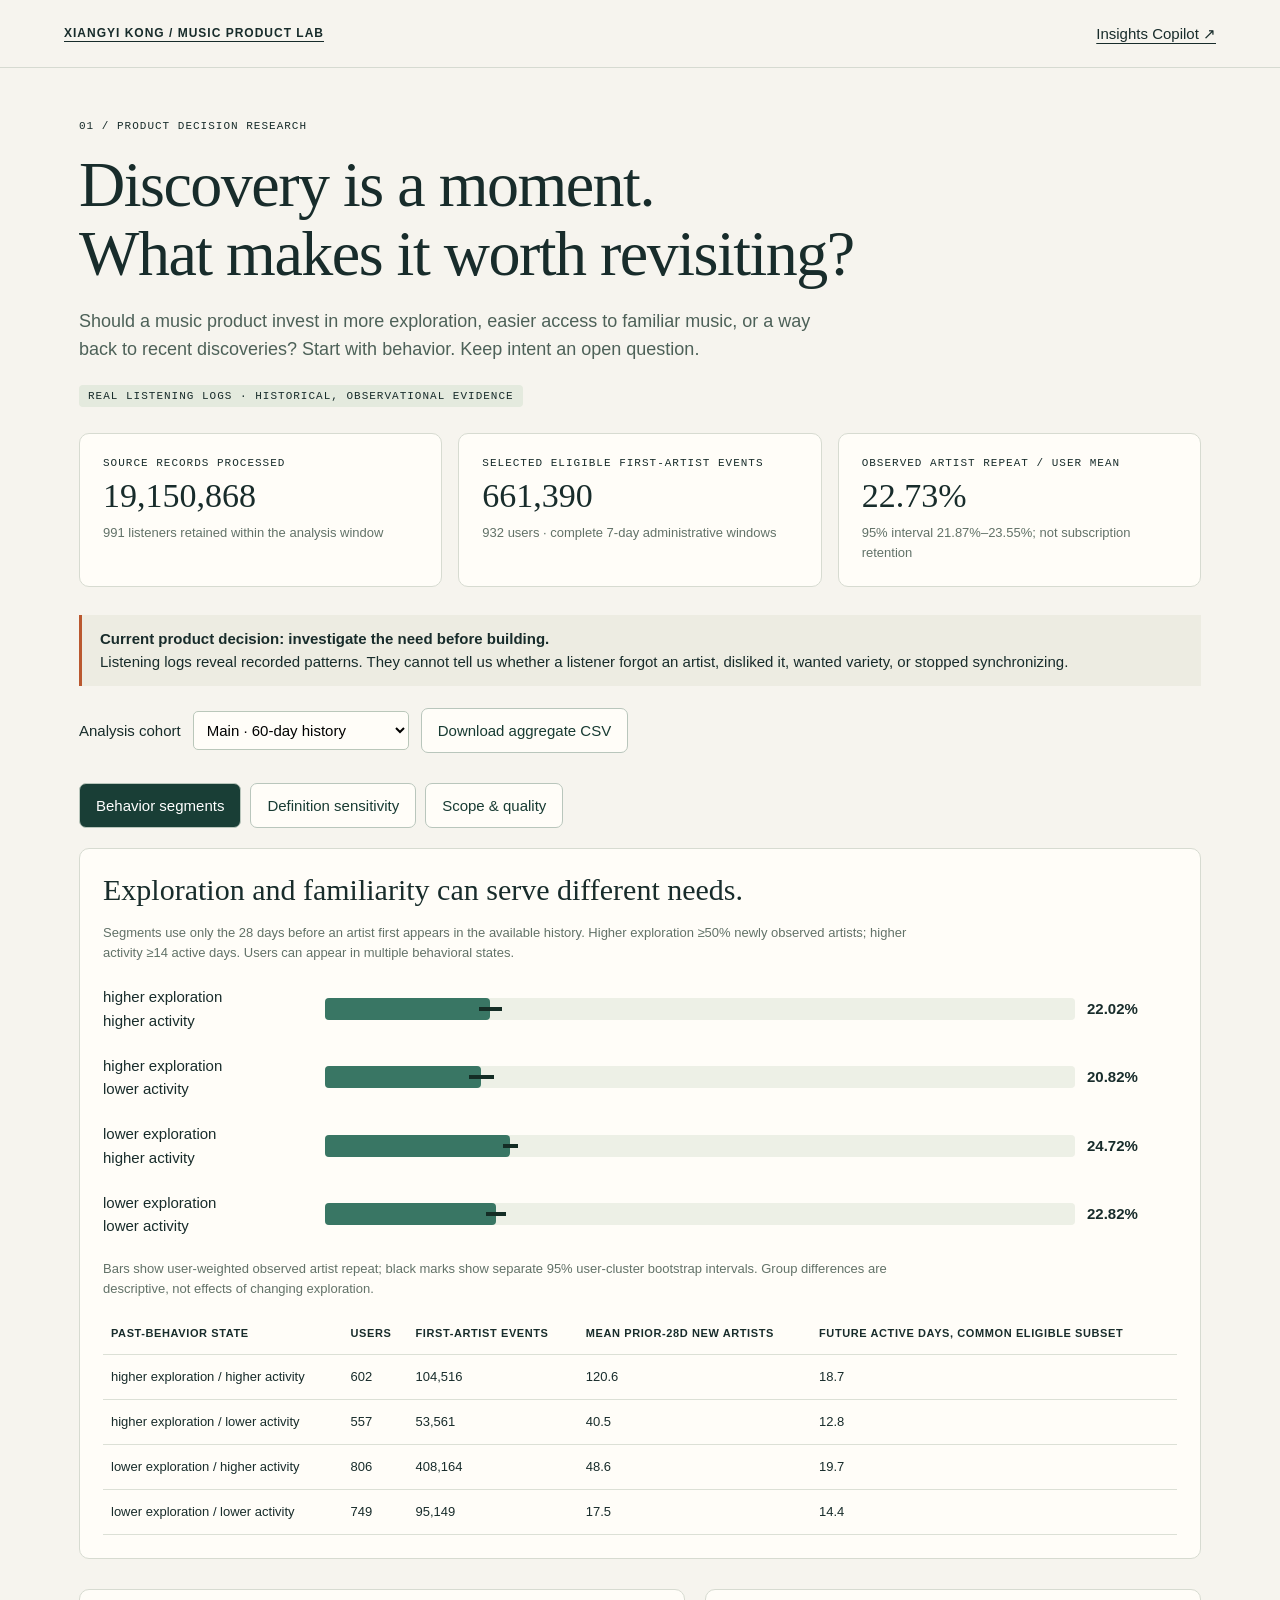
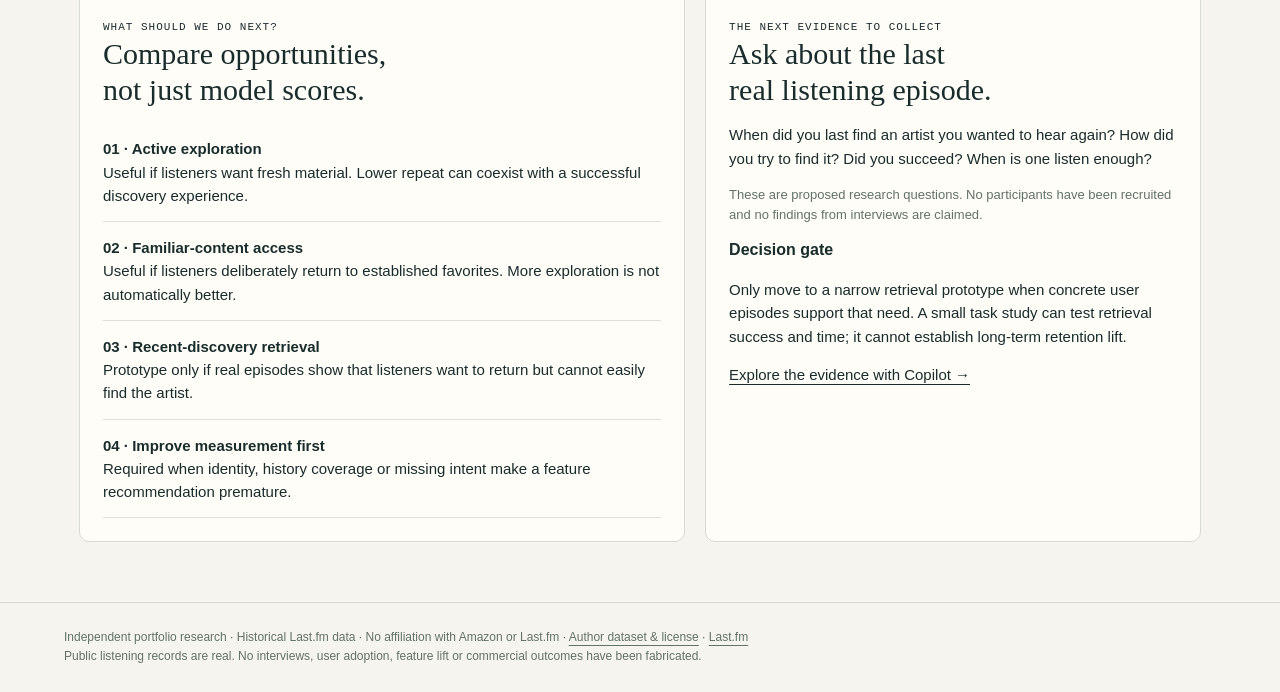
<file: site/index.html>
<!doctype html><html lang="en"><head><meta charset="utf-8"><meta name="viewport" content="width=device-width,initial-scale=1"><meta name="description" content="Real Last.fm evidence, product decisions and grounded music analytics"><title>Music Discovery / Product Evidence</title><link rel="stylesheet" href="style.css"></head><body><header><a class="brand" href="index.html">XIANGYI KONG / MUSIC PRODUCT LAB</a><nav><a href="copilot.html">Insights Copilot ↗</a></nav></header><main><span class="eyebrow">01 / Product decision research</span><h1>Discovery is a moment.<br>What makes it worth revisiting?</h1><p class="lede">Should a music product invest in more exploration, easier access to familiar music, or a way back to recent discoveries? Start with behavior. Keep intent an open question.</p><span class="tag">Real listening logs · Historical, observational evidence</span><div class="grid" id="kpis"></div><div class="note"><b>Current product decision: investigate the need before building.</b><br>Listening logs reveal recorded patterns. They cannot tell us whether a listener forgot an artist, disliked it, wanted variety, or stopped synchronizing.</div><div class="toolbar"><label for="version">Analysis cohort</label><select id="version"><option value="main60">Main · 60-day history</option><option value="wash90">90-day history</option><option value="reliable_id">Reliable artist IDs only</option><option value="common28">Common 28-day follow-up</option></select><button id="export">Download aggregate CSV</button></div><div class="tabs" role="tablist"><button class="active" data-view="segments">Behavior segments</button><button data-view="sensitivity">Definition sensitivity</button><button data-view="quality">Scope & quality</button></div><section class="panel" id="view"></section><section style="margin-top:30px" class="twocol"><article class="panel"><span class="eyebrow">What should we do next?</span><h2>Compare opportunities,<br>not just model scores.</h2><div class="option"><b>01 · Active exploration</b>Useful if listeners want fresh material. Lower repeat can coexist with a successful discovery experience.</div><div class="option"><b>02 · Familiar-content access</b>Useful if listeners deliberately return to established favorites. More exploration is not automatically better.</div><div class="option"><b>03 · Recent-discovery retrieval</b>Prototype only if real episodes show that listeners want to return but cannot easily find the artist.</div><div class="option"><b>04 · Improve measurement first</b>Required when identity, history coverage or missing intent make a feature recommendation premature.</div></article><article class="panel"><span class="eyebrow">The next evidence to collect</span><h2>Ask about the last<br>real listening episode.</h2><p>When did you last find an artist you wanted to hear again? How did you try to find it? Did you succeed? When is one listen enough?</p><p class="muted">These are proposed research questions. No participants have been recruited and no findings from interviews are claimed.</p><h3>Decision gate</h3><p>Only move to a narrow retrieval prototype when concrete user episodes support that need. A small task study can test retrieval success and time; it cannot establish long-term retention lift.</p><a href="copilot.html">Explore the evidence with Copilot →</a></article></section></main><footer>Independent portfolio research · Historical Last.fm data · No affiliation with Amazon or Last.fm · <a href="https://zenodo.org/records/6090214">Author dataset & license</a> · <a href="https://www.last.fm/">Last.fm</a><br>Public listening records are real. No interviews, user adoption, feature lift or commercial outcomes have been fabricated.</footer><script>let D,V;const $=s=>document.querySelector(s),pct=x=>(100*x).toFixed(2)+'%',num=x=>Number(x).toLocaleString('en-US');const labels={main60:'60-day main',wash90:'90-day history',reliable_id:'Reliable IDs',common28:'Common 28-day cohort'};let tab='segments';function render(){V=D.versions.find(x=>x.version==$('#version').value);const o=V.overall[0];$('#kpis').innerHTML=`<div class="card"><div class="eyebrow">Source records processed</div><div class="metric">${num(D.quality.raw_rows)}</div><div class="muted">${num(D.quality.users)} listeners retained within the analysis window</div></div><div class="card"><div class="eyebrow">Selected eligible first-artist events</div><div class="metric">${num(o.events)}</div><div class="muted">${num(o.users)} users · complete 7-day administrative windows</div></div><div class="card"><div class="eyebrow">Observed artist repeat / user mean</div><div class="metric">${pct(o.repeat7_user_mean)}</div><div class="muted">95% interval ${pct(o.ci_low)}–${pct(o.ci_high)}; not subscription retention</div></div>`;let html='';if(tab==='segments'){html='<h2>Exploration and familiarity can serve different needs.</h2><p class="muted">Segments use only the 28 days before an artist first appears in the available history. Higher exploration ≥50% newly observed artists; higher activity ≥14 active days. Users can appear in multiple behavioral states.</p>';for(const r of V.segments){html+=`<div class="barrow"><span>${r.exploration}<br>${r.activity}</span><div class="track"><div class="fill" style="width:${r.repeat7_user_mean*100}%"></div><div class="interval" style="left:${r.ci_low*100}%;width:${(r.ci_high-r.ci_low)*100}%"></div></div><b>${pct(r.repeat7_user_mean)}</b></div>`}html+='<p class="muted">Bars show user-weighted observed artist repeat; black marks show separate 95% user-cluster bootstrap intervals. Group differences are descriptive, not effects of changing exploration.</p><div class="scroll"><table><thead><tr><th>Past-behavior state</th><th>Users</th><th>First-artist events</th><th>Mean prior-28d new artists</th><th>Future active days, common eligible subset</th></tr></thead><tbody>'+V.segments.map(r=>`<tr><td>${r.exploration} / ${r.activity}</td><td>${num(r.users)}</td><td>${num(r.events)}</td><td>${r.mean_new_artists_per_anchor.toFixed(1)}</td><td>${r.mean_future_active28===null?'Not available':r.mean_future_active28.toFixed(1)}</td></tr>`).join('')+'</tbody></table></div>'}else if(tab==='sensitivity'){html='<h2>Does the definition change the story?</h2><p class="muted">Versions change the eligible population. These are different descriptive targets, not randomized comparisons. The reliable-ID version excludes artists with any name-only identity records.</p><div class="scroll"><table><thead><tr><th>Definition</th><th>Users</th><th>Events</th><th>User mean</th><th>95% interval</th><th>Event mean</th></tr></thead><tbody>'+D.versions.map(v=>{let r=v.overall[0];return `<tr><td>${labels[v.version]}</td><td>${num(r.users)}</td><td>${num(r.events)}</td><td>${pct(r.repeat7_user_mean)}</td><td>${pct(r.ci_low)}–${pct(r.ci_high)}</td><td>${pct(r.repeat7_event_mean)}</td></tr>`}).join('')+'</tbody></table></div><p>A larger new-artist denominator can mechanically reduce repeat proportion. Read ratios alongside activity, new-artist volume and repeated-artist counts. Do not optimize the ratio by suppressing discovery.</p>'}else{html='<h2>Know who is represented.</h2><div class="scroll"><table><tbody>'+[['Original parsed rows',D.quality.raw_rows],['Parser rejects',D.quality.parser_rejects],['Valid events',D.quality.valid_events],['Records outside conservative window',D.quality.outside_administrative_window],['Ambiguous missing-ID events excluded',D.quality.ambiguous_missing_id_excluded],['Artist-day rows',D.quality.artist_day_rows],['Eligible 7-day events',D.quality.eligible_events7],['Eligible 28-day events',D.quality.eligible_events28],['Start timestamp (UTC)',D.quality.raw_min_timestamp],['End timestamp (UTC)',D.quality.raw_max_timestamp],['Exclusive cutoff; final UTC day excluded',D.quality.exclusive_cutoff_utc]].map(([k,v])=>`<tr><td>${k}</td><td>${v}</td></tr>`).join('')+'</tbody></table></div><h3 style="margin-top:24px">Metric contract</h3><p>At least one record of the same artist on UTC days d+1 through d+7. Day d is excluded. First appearance uses all available user history; it does not prove a first-ever discovery. Main history requirement: 60 days, with observed activity in the prior 28 days. Compute each user’s repeat proportion, then average users equally.</p><p>Administration-window completeness does not establish continuous synchronization. Identical event candidates are retained because repeated plays are not automatically collection errors. Raw profiles and individual records are not published.</p><details><summary>Source checksum and reconciliation</summary><pre>'+JSON.stringify({source:D.source,reconciliation:D.reconciliation},null,2)+'</pre></details>'}$('#view').innerHTML=html}fetch('data.json?v=da549fae14a6').then(r=>r.json()).then(d=>{D=d;render()}).catch(()=>$('#view').textContent='Evidence could not load. Serve this directory over HTTP.');$('#version').onchange=render;document.querySelectorAll('[data-view]').forEach(b=>b.onclick=()=>{tab=b.dataset.view;document.querySelectorAll('[data-view]').forEach(x=>x.classList.toggle('active',x===b));render()});$('#export').onclick=()=>{const rows=V.segments,keys=Object.keys(rows[0]),csv=[keys.join(','),...rows.map(r=>keys.map(k=>JSON.stringify(r[k])).join(','))].join('\n');const a=document.createElement('a');a.href=URL.createObjectURL(new Blob([csv],{type:'text/csv'}));a.download='music-aggregate-'+V.version+'.csv';a.click();URL.revokeObjectURL(a.href)};</script></body></html>
</file>
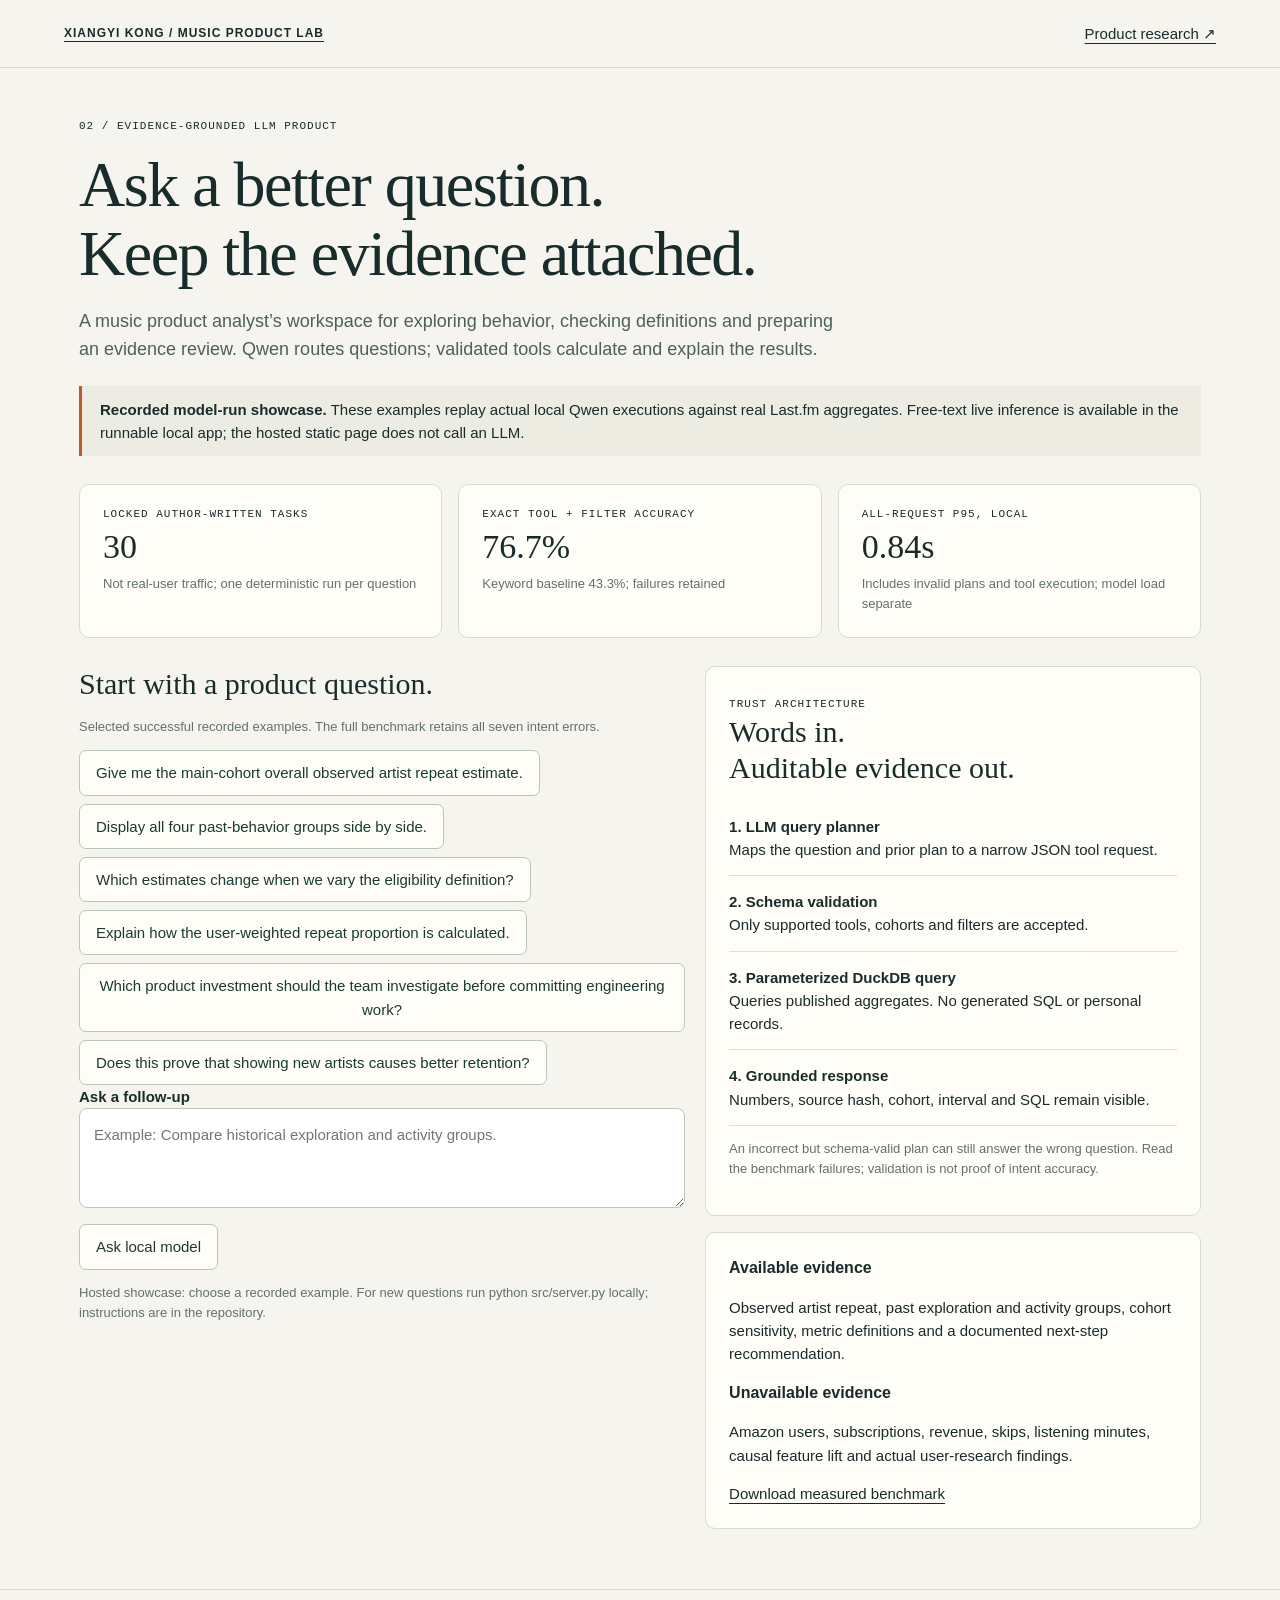
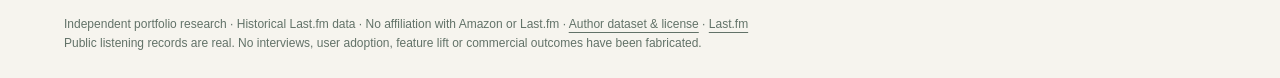
<file: site/copilot.html>
<!doctype html><html lang="en"><head><meta charset="utf-8"><meta name="viewport" content="width=device-width,initial-scale=1"><meta name="description" content="Real Last.fm evidence, product decisions and grounded music analytics"><title>Music Insights Copilot / Evidence Workspace</title><link rel="stylesheet" href="style.css"></head><body><header><a class="brand" href="index.html">XIANGYI KONG / MUSIC PRODUCT LAB</a><a href="index.html">Product research ↗</a></header><main><span class="eyebrow">02 / Evidence-grounded LLM product</span><h1>Ask a better question.<br>Keep the evidence attached.</h1><p class="lede">A music product analyst’s workspace for exploring behavior, checking definitions and preparing an evidence review. Qwen routes questions; validated tools calculate and explain the results.</p><div class="note" id="mode"><b>Recorded model-run showcase.</b> These examples replay actual local Qwen executions against real Last.fm aggregates. Free-text live inference is available in the runnable local app; the hosted static page does not call an LLM.</div><div class="grid" id="eval"></div><div class="twocol"><section><h2>Start with a product question.</h2><p class="muted">Selected successful recorded examples. The full benchmark retains all seven intent errors.</p><div class="suggestions" id="suggestions"></div><div id="chat" aria-live="polite"></div><form id="askform"><label for="question"><b>Ask a follow-up</b></label><textarea id="question" rows="3" placeholder="Example: Compare historical exploration and activity groups."></textarea><button style="margin-top:10px" type="submit" id="send">Ask local model</button><p class="muted" id="status"></p></form></section><aside><article class="panel"><span class="eyebrow">Trust architecture</span><h2>Words in.<br>Auditable evidence out.</h2><div class="option"><b>1. LLM query planner</b>Maps the question and prior plan to a narrow JSON tool request.</div><div class="option"><b>2. Schema validation</b>Only supported tools, cohorts and filters are accepted.</div><div class="option"><b>3. Parameterized DuckDB query</b>Queries published aggregates. No generated SQL or personal records.</div><div class="option"><b>4. Grounded response</b>Numbers, source hash, cohort, interval and SQL remain visible.</div><p class="muted">An incorrect but schema-valid plan can still answer the wrong question. Read the benchmark failures; validation is not proof of intent accuracy.</p></article><article class="panel" style="margin-top:16px"><h3>Available evidence</h3><p>Observed artist repeat, past exploration and activity groups, cohort sensitivity, metric definitions and a documented next-step recommendation.</p><h3>Unavailable evidence</h3><p>Amazon users, subscriptions, revenue, skips, listening minutes, causal feature lift and actual user-research findings.</p><a href="evaluation.json">Download measured benchmark</a></article></aside></div></main><footer>Independent portfolio research · Historical Last.fm data · No affiliation with Amazon or Last.fm · <a href="https://zenodo.org/records/6090214">Author dataset & license</a> · <a href="https://www.last.fm/">Last.fm</a><br>Public listening records are real. No interviews, user adoption, feature lift or commercial outcomes have been fabricated.</footer><script>const $=s=>document.querySelector(s),esc=s=>String(s).replace(/[&<>"']/g,c=>({'&':'&amp;','<':'&lt;','>':'&gt;','"':'&quot;',"'":'&#39;'}[c]));let runs=[],previous=null,live=false;function show(q,r,replayed=false){$('#chat').insertAdjacentHTML('beforeend',`<div class="question">${esc(q)}</div><div class="assistant"><div class="eyebrow">${replayed?'Recorded actual model run':(live?'Live local model':'Recorded actual model run')}</div><p class="answer">${esc(r.answer)}</p><p class="muted">${esc(r.limitations)}</p><details><summary>Plan, SQL and evidence</summary><pre>${esc(JSON.stringify({plan:r.plan,sql:r.sql,parameters:r.parameters,provenance:r.provenance},null,2))}</pre></details></div>`);previous=r.plan}fetch('runs.json?v=098221bf7341').then(r=>r.json()).then(d=>{runs=d;let chosen=['final-01','final-05','final-11','final-16','final-19','final-24'];for(let id of chosen){let r=d.find(x=>x.id===id);if(!r)continue;let b=document.createElement('button');b.textContent=r.question;b.onclick=()=>show(r.question,r.response,true);$('#suggestions').append(b)}});fetch('evaluation.json?v=4fc0ce950469').then(r=>r.json()).then(e=>{$('#eval').innerHTML=`<div class="card"><div class="eyebrow">Locked author-written tasks</div><div class="metric">${e.cases}</div><div class="muted">Not real-user traffic; one deterministic run per question</div></div><div class="card"><div class="eyebrow">Exact tool + filter accuracy</div><div class="metric">${(100*e.exact_plan_accuracy).toFixed(1)}%</div><div class="muted">Keyword baseline ${(100*e.keyword_baseline_exact_accuracy).toFixed(1)}%; failures retained</div></div><div class="card"><div class="eyebrow">All-request p95, local</div><div class="metric">${e.all_requests_p95_seconds.toFixed(2)}s</div><div class="muted">Includes invalid plans and tool execution; model load separate</div></div>`});live=location.port==='8767';if(live){$('#mode').innerHTML='<b>Live local Qwen.</b> Free-text queries run on your computer. Data stays in the aggregate evidence layer.'}else{$('#question').disabled=true;$('#send').disabled=true;$('#status').textContent='Hosted showcase: choose a recorded example. For new questions run python src/server.py locally; instructions are in the repository.'}$('#askform').onsubmit=async ev=>{ev.preventDefault();const q=$('#question').value.trim();if(!q||!live)return;$('#send').disabled=true;$('#status').textContent='Planning and querying local evidence…';try{const res=await fetch('/api/ask',{method:'POST',headers:{'Content-Type':'application/json'},body:JSON.stringify({question:q,previous})});const r=await res.json();if(!res.ok)throw Error(r.error||'Request failed');show(q,r);$('#status').textContent=`Planner ${r.trace.planner_seconds.toFixed(2)}s · ${r.trace.schema_valid?'valid schema':'clarification fallback'}`;$('#question').value=''}catch(e){$('#status').textContent=e.message}finally{$('#send').disabled=false}};</script></body></html>
</file>
<file: site/style.css>
*{box-sizing:border-box}body{margin:0;background:#f6f4ee;color:#182c2b;font:15px/1.55 Arial,sans-serif}a{color:inherit;text-underline-offset:4px}button,select,textarea{font:inherit}button{cursor:pointer;border:1px solid #b9c6bc;background:#fffdf8;color:#183b33;padding:10px 16px;border-radius:7px}button:hover,button.active{background:#193e36;color:#fff}button:focus-visible,a:focus-visible,select:focus-visible,textarea:focus-visible{outline:3px solid #b64d26;outline-offset:3px}header{display:flex;justify-content:space-between;gap:20px;align-items:center;padding:22px 5vw;border-bottom:1px solid #d6dad1}.brand{font-weight:bold;letter-spacing:1px;font-size:12px}.tag,.eyebrow{font:11px monospace;letter-spacing:1px;text-transform:uppercase}.tag{padding:5px 9px;background:#e4eade;border-radius:4px}main{max-width:1250px;margin:auto;padding:44px 5vw 60px}h1{font:clamp(38px,5vw,64px)/1.08 Georgia,serif;letter-spacing:-1.5px;max-width:900px;margin:14px 0 20px}h2{font:30px/1.2 Georgia,serif;margin:0 0 15px}h3{font-size:16px;margin:0 0 8px}p{max-width:830px}.lede{font-size:18px;color:#4d6158;max-width:760px}.grid{display:grid;grid-template-columns:repeat(3,1fr);gap:16px;margin:28px 0}.card,.panel{background:#fffdf8;border:1px solid #d7dbd1;border-radius:10px;padding:23px}.metric{font:34px Georgia,serif;margin:8px 0}.muted{color:#627268;font-size:13px}.note{border-left:3px solid #ba582f;padding:12px 18px;background:#edece2;margin:22px 0}.tabs{display:flex;gap:9px;flex-wrap:wrap;margin:30px 0 20px}.toolbar{display:flex;align-items:center;gap:12px;flex-wrap:wrap;margin:20px 0}select{padding:9px;border:1px solid #bac7ba;background:#fffdf8;border-radius:5px}table{border-collapse:collapse;width:100%;font-size:13px}td,th{text-align:left;padding:12px 8px;border-bottom:1px solid #dce0d6}th{font-size:11px;letter-spacing:.6px;text-transform:uppercase}.scroll{overflow:auto}.barrow{display:grid;grid-template-columns:210px 1fr 90px;gap:12px;align-items:center;margin:22px 0}.track{height:22px;background:#edf0e6;border-radius:4px;position:relative}.fill{height:100%;background:#397664;border-radius:4px}.interval{position:absolute;top:9px;height:4px;background:#142d25}.twocol{display:grid;grid-template-columns:1.1fr .9fr;gap:20px}.option{padding:14px 0;border-bottom:1px solid #dce0d6}.option b{display:block}.answer{white-space:pre-wrap}.question{margin-top:20px;padding:14px 18px;background:#dfe9df;border-radius:8px;white-space:pre-wrap}.assistant{margin:10px 0 24px;padding:23px;background:#fffdf8;border:1px solid #d3dcd1;border-radius:8px}.suggestions{display:flex;gap:8px;flex-wrap:wrap}textarea{width:100%;padding:14px;border:1px solid #bcc8bb;border-radius:8px;background:white;resize:vertical}pre{overflow:auto;font:12px/1.5 monospace;background:#eef1e8;padding:14px;border-radius:5px}details{margin:14px 0}summary{cursor:pointer;font-weight:bold}footer{padding:25px 5vw;border-top:1px solid #d6dad1;color:#627268;font-size:12px}.hidden{display:none!important}svg{max-width:100%;height:auto}@media(max-width:750px){.grid,.twocol{grid-template-columns:1fr}main{padding-top:28px}header{align-items:flex-start}.barrow{grid-template-columns:135px 1fr 65px;font-size:12px}.metric{font-size:30px}}
</file>
